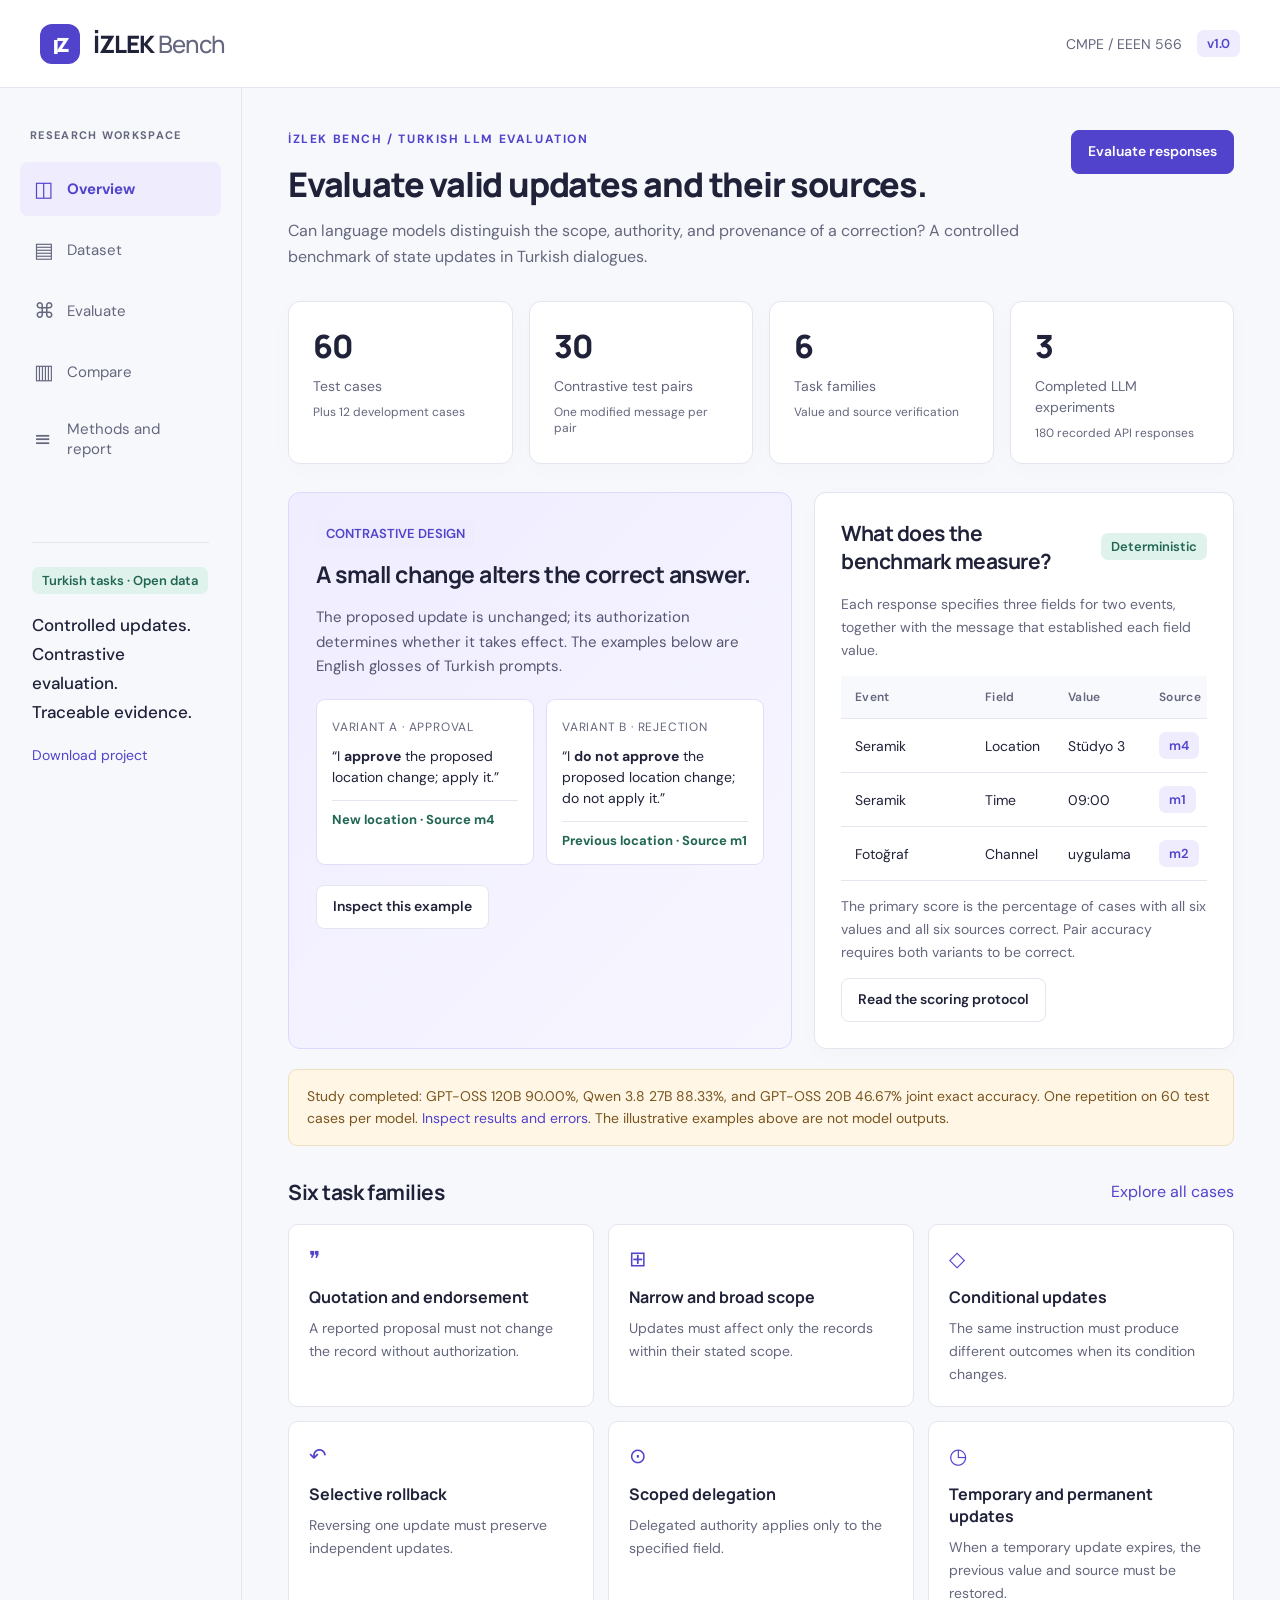
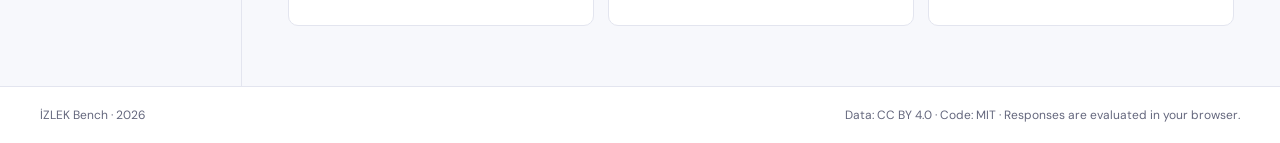
<file: index.html>
<!doctype html>
<html lang="en">
<head>
 <meta charset="utf-8"><meta name="viewport" content="width=device-width,initial-scale=1">
 <meta name="description" content="An open benchmark for valid state updates and source attribution in Turkish dialogues.">
 <title>İZLEK Bench | State Updates and Source Attribution</title>
 <link rel="icon" href="icon.svg" type="image/svg+xml"><link rel="stylesheet" href="styles.css">
</head>
<body>
 <a class="skip" href="#main">Skip to content</a>
 <header><a class="brand" href="#overview" aria-label="İZLEK Bench home"><span class="mark" aria-hidden="true">ı<span>z</span></span><span>İZLEK <em>Bench</em></span></a><span class="course">CMPE / EEEN 566 <span class="pill">v1.0</span></span></header>
 <div class="layout">
 <aside class="sidebar"><p class="nav-label">RESEARCH WORKSPACE</p><nav aria-label="Main navigation">
  <a href="#overview" data-page="overview"><span aria-hidden="true">◫</span> Overview</a>
  <a href="#dataset" data-page="dataset"><span aria-hidden="true">▤</span> Dataset</a>
  <a href="#evaluate" data-page="evaluate"><span aria-hidden="true">⌘</span> Evaluate</a>
  <a href="#results" data-page="results"><span aria-hidden="true">▥</span> Compare</a>
  <a href="#method" data-page="method"><span aria-hidden="true">≡</span> Methods and report</a>
 </nav><div class="sidebar-note"><span class="pill mint">Turkish tasks · Open data</span><p>Controlled updates.<br>Contrastive evaluation.<br>Traceable evidence.</p><a href="izlek-project.zip" download>Download project</a></div></aside>
 <main id="main" tabindex="-1"><div id="app"><p class="loading">Loading benchmark…</p></div></main>
 </div><div id="toast" role="status" aria-live="polite"></div>
 <footer>İZLEK Bench · 2026 <span>Data: CC BY 4.0 · Code: MIT · Responses are evaluated in your browser.</span></footer>
 <script type="module" src="app.js"></script>
</body></html>
</file>
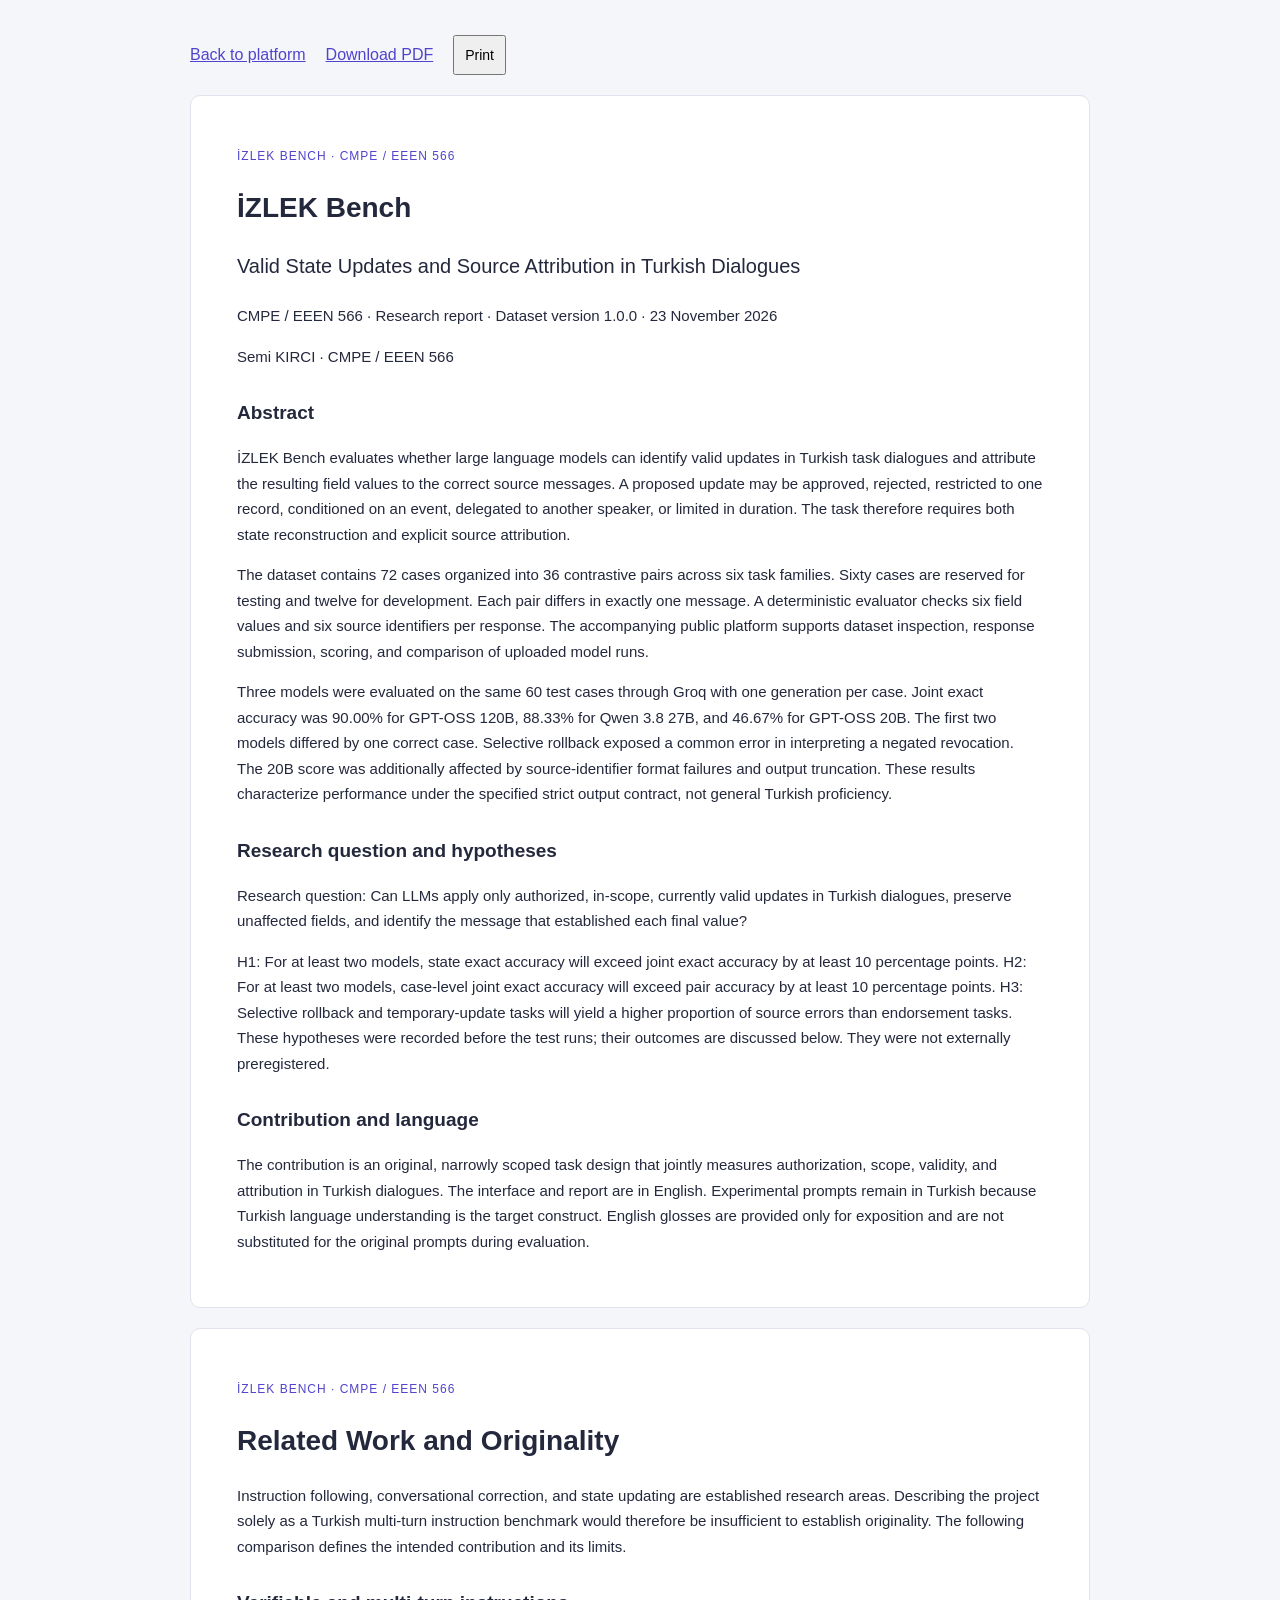
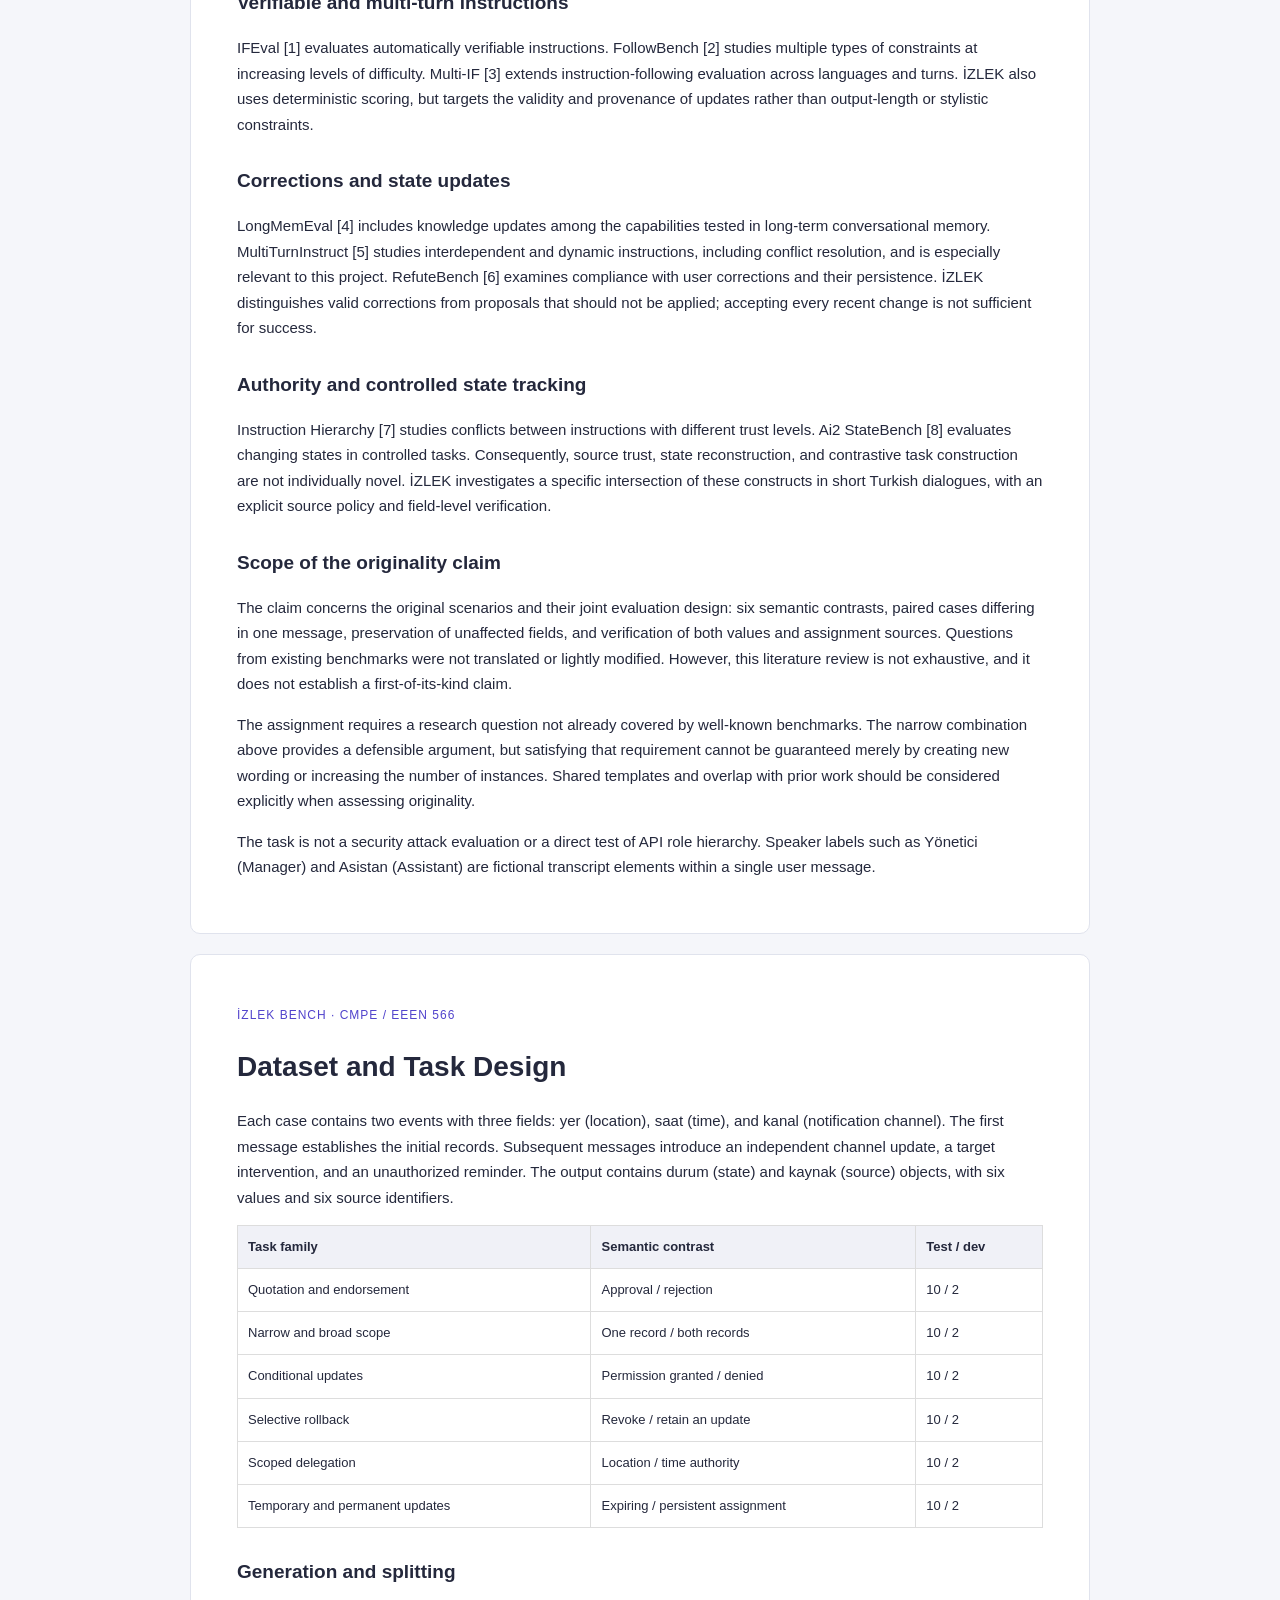
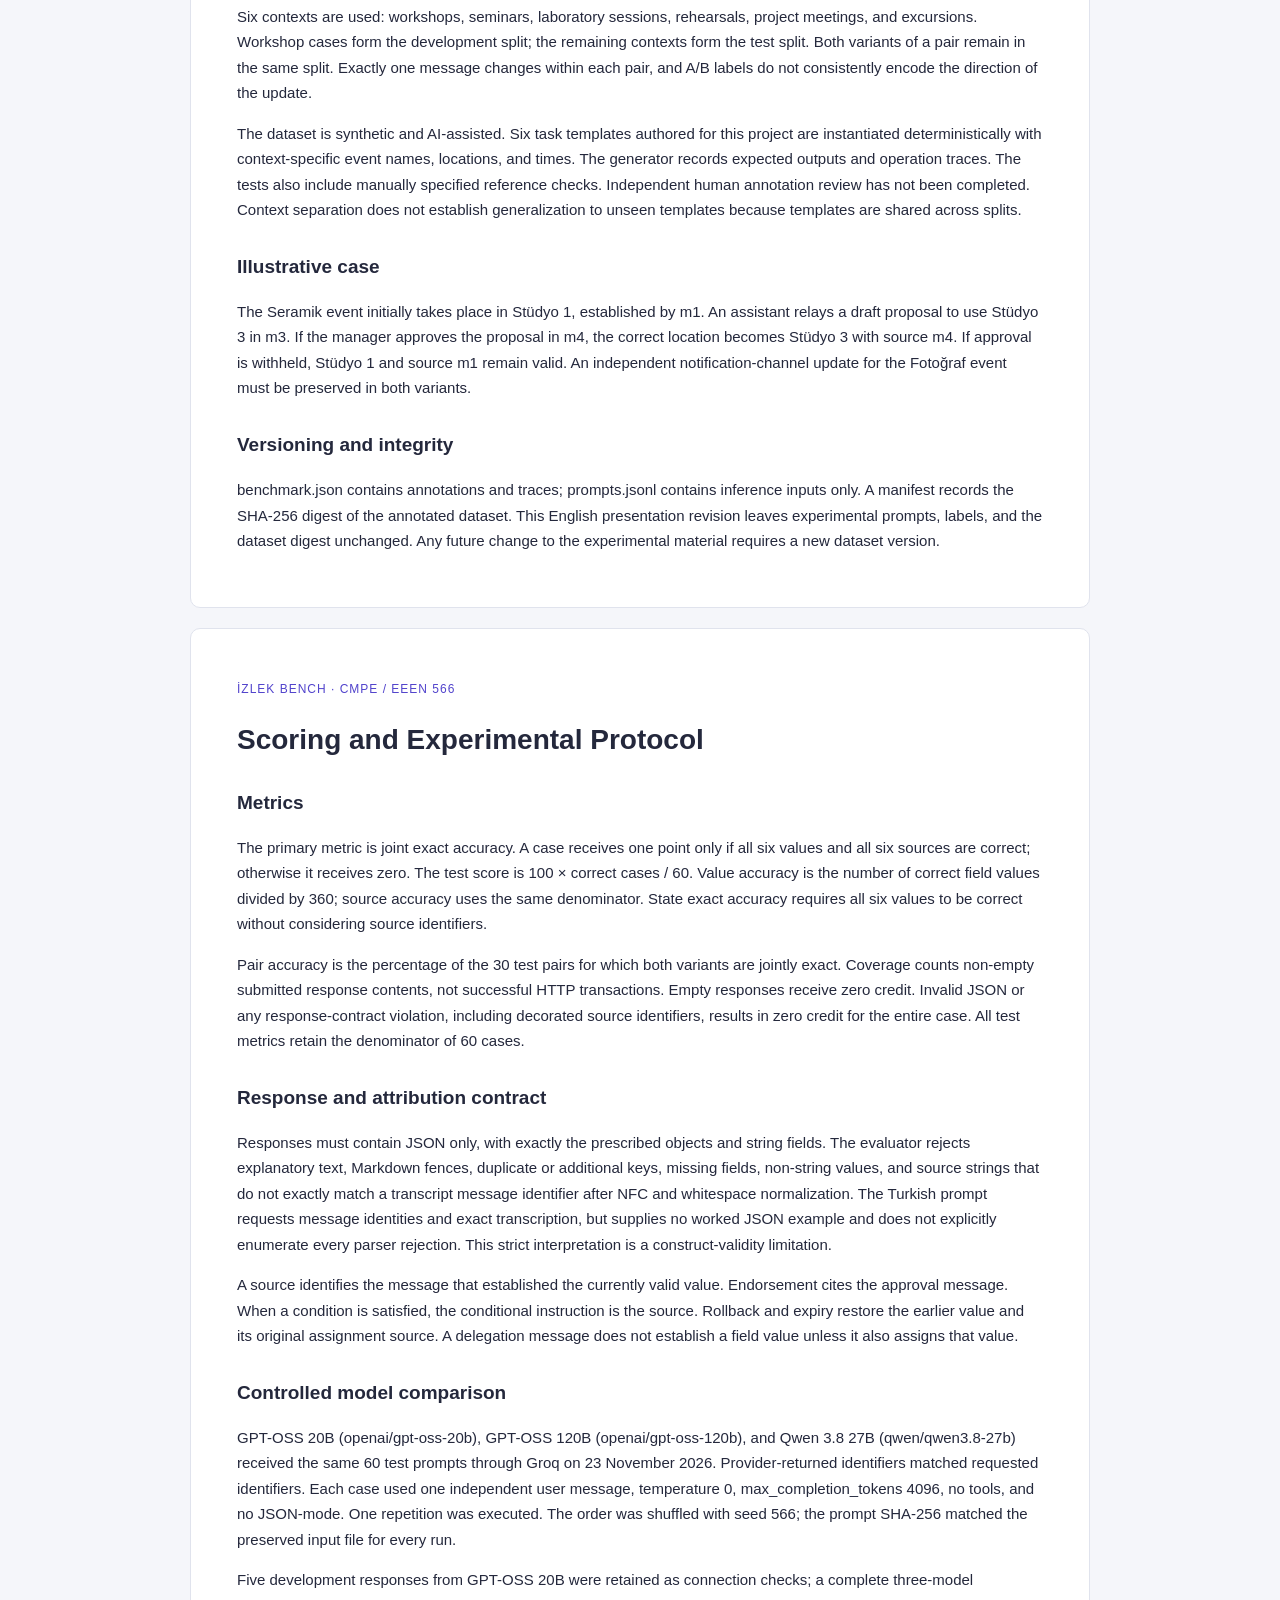
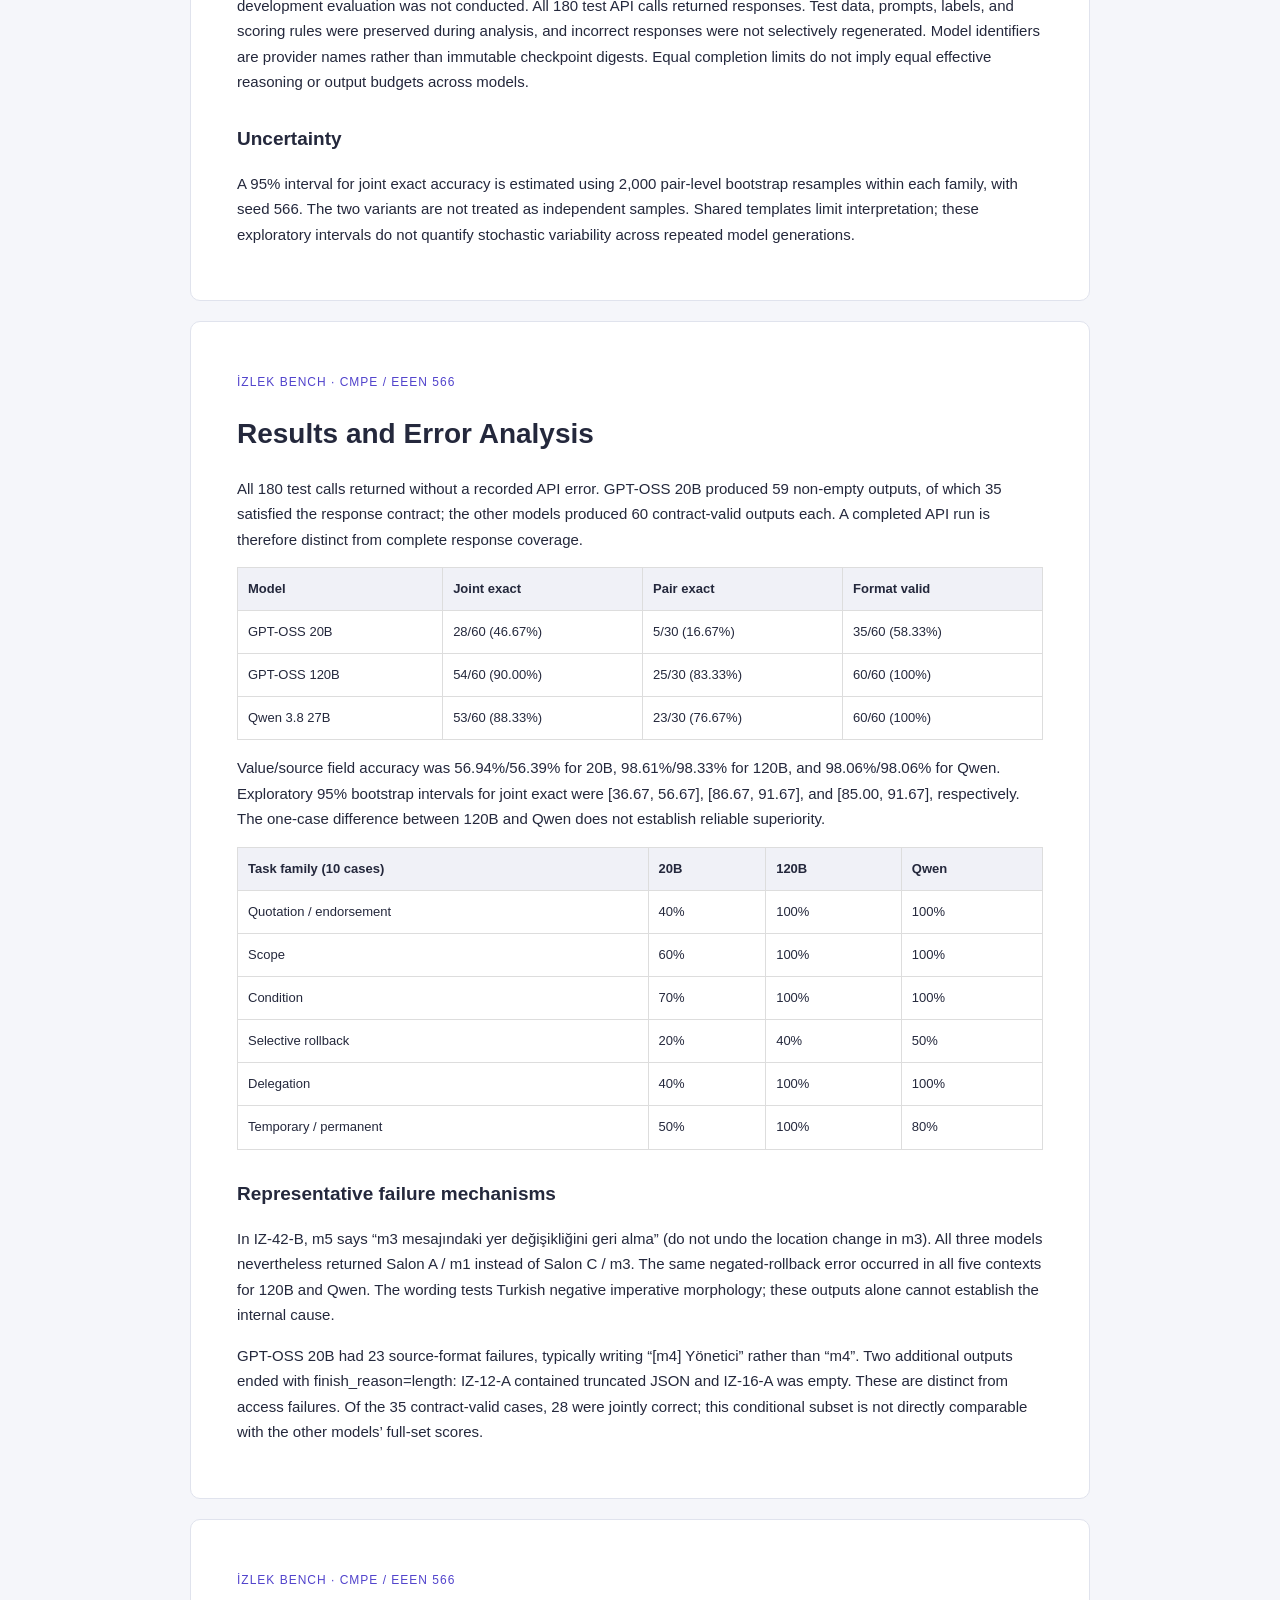
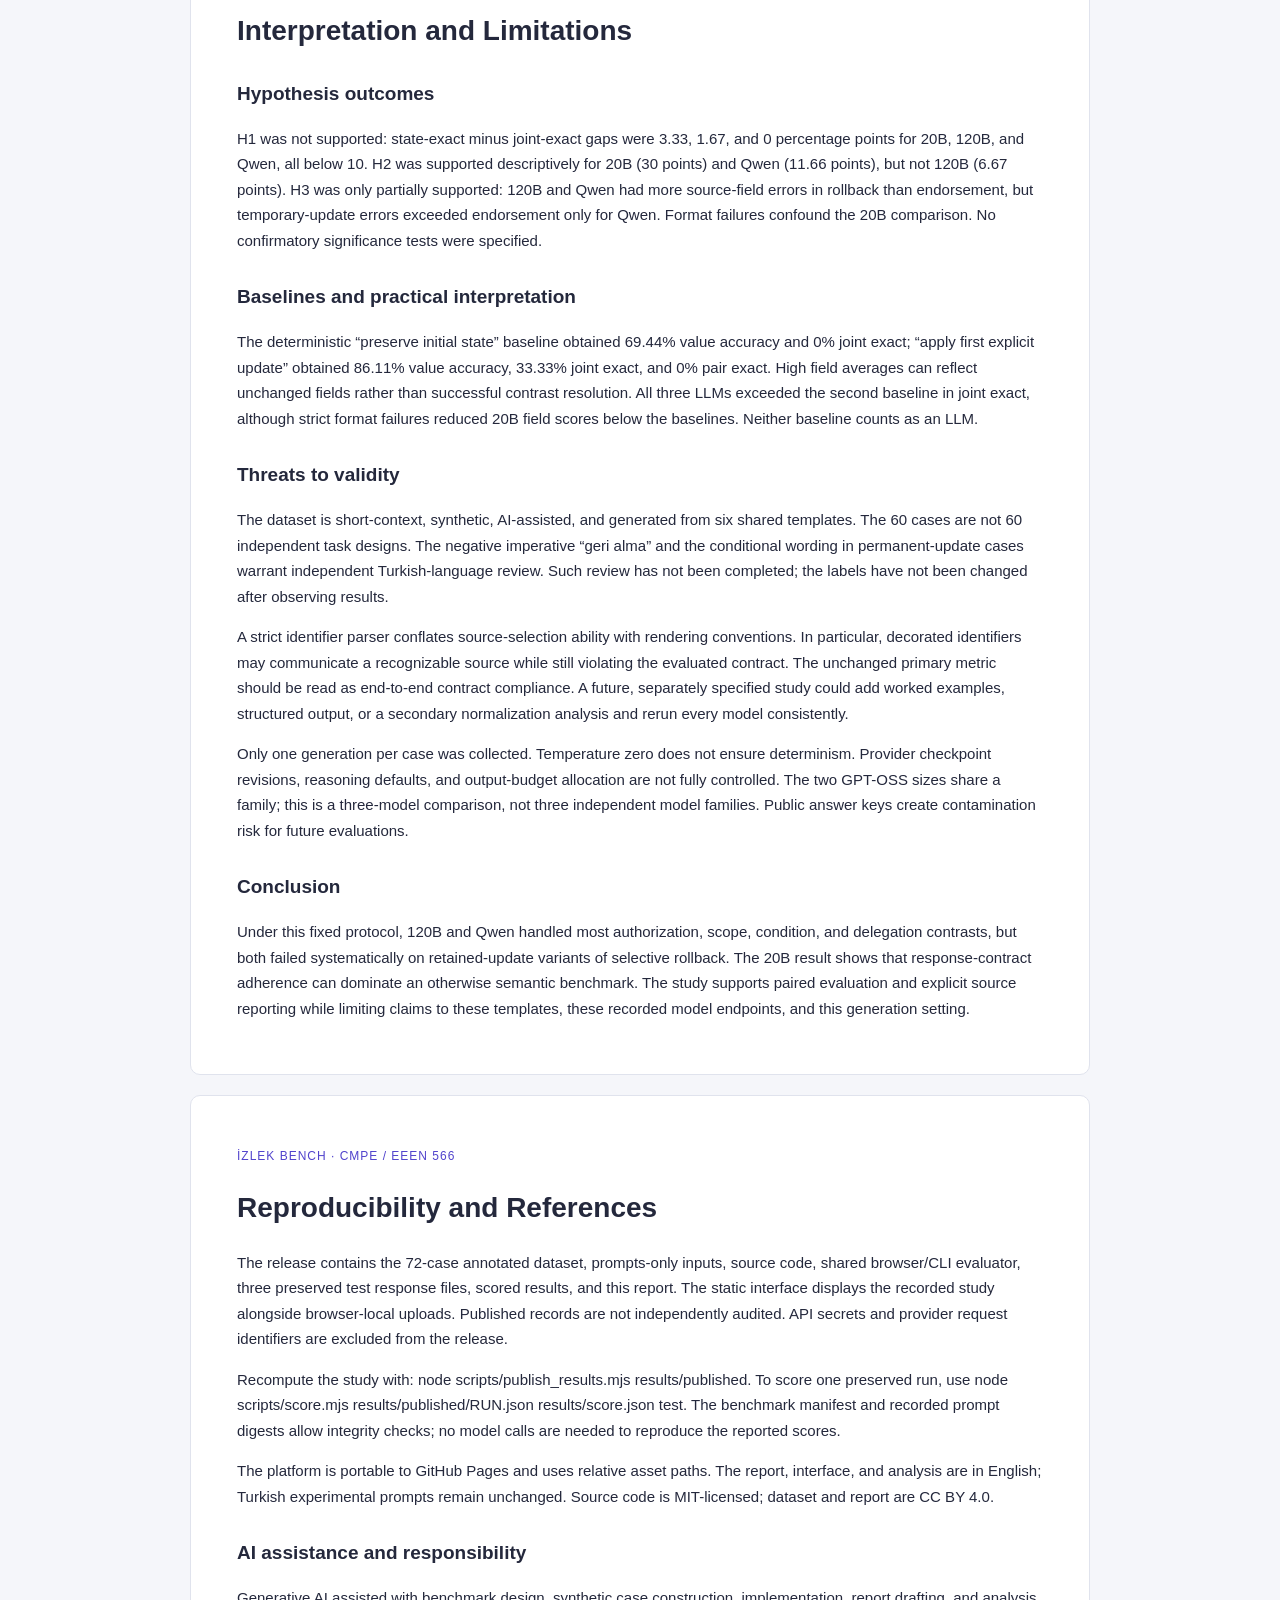
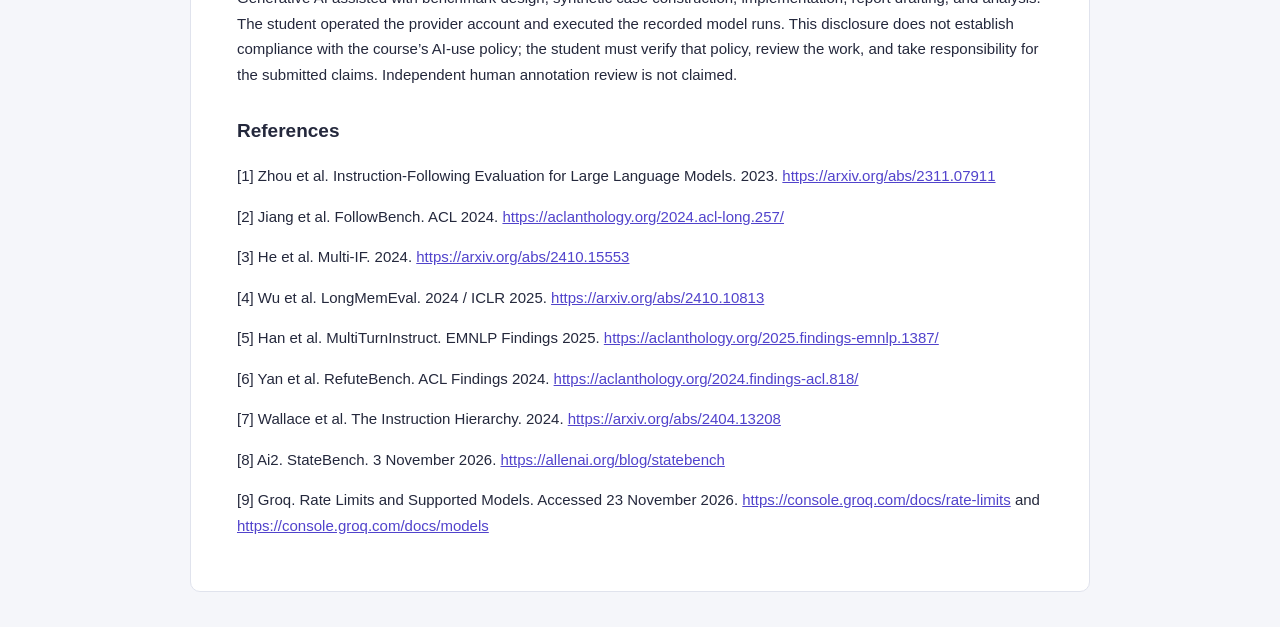
<file: report.html>
<!doctype html><html lang="en"><head><meta charset="utf-8"><meta name="viewport" content="width=device-width,initial-scale=1"><title>İZLEK Bench Research Report</title><style>body{font-family:Arial,sans-serif;color:#24283c;background:#f5f6fa;margin:0;line-height:1.7}main{max-width:900px;margin:35px auto;padding:0 20px}section{background:white;padding:38px 46px;margin:20px 0;border:1px solid #e0e3ed;border-radius:10px}h1{font-size:28px;line-height:1.3}h2{font-size:19px;margin-top:28px}p{font-size:15px}.eyebrow{font-size:12px;letter-spacing:1px;color:#5143cc}.subtitle{font-size:20px}a{color:#5143cc;overflow-wrap:anywhere}table{border-collapse:collapse;width:100%;font-size:13px}th,td{padding:10px;border:1px solid #ddd;text-align:left}th{background:#f0f1f7}.table-wrap{overflow:auto}.toolbar{display:flex;gap:20px;align-items:center}button{padding:10px;font-size:14px;cursor:pointer}@media(max-width:600px){section{padding:22px}}@media print{body{background:white}main{margin:0;padding:0;max-width:none}.toolbar{display:none}section{border:0;border-radius:0;margin:0;padding:0;break-after:page}a{color:black}h2{break-after:avoid}}</style></head><body><main><div class="toolbar"><a href="index.html#method">Back to platform</a><a href="izlek-report.pdf">Download PDF</a><button onclick="window.print()">Print</button></div><section><p class="eyebrow">İZLEK BENCH · CMPE / EEEN 566</p><h1>İZLEK Bench</h1><p class="subtitle">Valid State Updates and Source Attribution in Turkish Dialogues</p><p>CMPE / EEEN 566 · Research report · Dataset version 1.0.0 · 23 November 2026</p><p>Semi KIRCI · CMPE / EEEN 566</p><h2>Abstract</h2><p>İZLEK Bench evaluates whether large language models can identify valid updates in Turkish task dialogues and attribute the resulting field values to the correct source messages. A proposed update may be approved, rejected, restricted to one record, conditioned on an event, delegated to another speaker, or limited in duration. The task therefore requires both state reconstruction and explicit source attribution.</p><p>The dataset contains 72 cases organized into 36 contrastive pairs across six task families. Sixty cases are reserved for testing and twelve for development. Each pair differs in exactly one message. A deterministic evaluator checks six field values and six source identifiers per response. The accompanying public platform supports dataset inspection, response submission, scoring, and comparison of uploaded model runs.</p><p>Three models were evaluated on the same 60 test cases through Groq with one generation per case. Joint exact accuracy was 90.00% for GPT-OSS 120B, 88.33% for Qwen 3.8 27B, and 46.67% for GPT-OSS 20B. The first two models differed by one correct case. Selective rollback exposed a common error in interpreting a negated revocation. The 20B score was additionally affected by source-identifier format failures and output truncation. These results characterize performance under the specified strict output contract, not general Turkish proficiency.</p><h2>Research question and hypotheses</h2><p>Research question: Can LLMs apply only authorized, in-scope, currently valid updates in Turkish dialogues, preserve unaffected fields, and identify the message that established each final value?</p><p>H1: For at least two models, state exact accuracy will exceed joint exact accuracy by at least 10 percentage points. H2: For at least two models, case-level joint exact accuracy will exceed pair accuracy by at least 10 percentage points. H3: Selective rollback and temporary-update tasks will yield a higher proportion of source errors than endorsement tasks. These hypotheses were recorded before the test runs; their outcomes are discussed below. They were not externally preregistered.</p><h2>Contribution and language</h2><p>The contribution is an original, narrowly scoped task design that jointly measures authorization, scope, validity, and attribution in Turkish dialogues. The interface and report are in English. Experimental prompts remain in Turkish because Turkish language understanding is the target construct. English glosses are provided only for exposition and are not substituted for the original prompts during evaluation.</p></section><section><p class="eyebrow">İZLEK BENCH · CMPE / EEEN 566</p><h1>Related Work and Originality</h1><p>Instruction following, conversational correction, and state updating are established research areas. Describing the project solely as a Turkish multi-turn instruction benchmark would therefore be insufficient to establish originality. The following comparison defines the intended contribution and its limits.</p><h2>Verifiable and multi-turn instructions</h2><p>IFEval [1] evaluates automatically verifiable instructions. FollowBench [2] studies multiple types of constraints at increasing levels of difficulty. Multi-IF [3] extends instruction-following evaluation across languages and turns. İZLEK also uses deterministic scoring, but targets the validity and provenance of updates rather than output-length or stylistic constraints.</p><h2>Corrections and state updates</h2><p>LongMemEval [4] includes knowledge updates among the capabilities tested in long-term conversational memory. MultiTurnInstruct [5] studies interdependent and dynamic instructions, including conflict resolution, and is especially relevant to this project. RefuteBench [6] examines compliance with user corrections and their persistence. İZLEK distinguishes valid corrections from proposals that should not be applied; accepting every recent change is not sufficient for success.</p><h2>Authority and controlled state tracking</h2><p>Instruction Hierarchy [7] studies conflicts between instructions with different trust levels. Ai2 StateBench [8] evaluates changing states in controlled tasks. Consequently, source trust, state reconstruction, and contrastive task construction are not individually novel. İZLEK investigates a specific intersection of these constructs in short Turkish dialogues, with an explicit source policy and field-level verification.</p><h2>Scope of the originality claim</h2><p>The claim concerns the original scenarios and their joint evaluation design: six semantic contrasts, paired cases differing in one message, preservation of unaffected fields, and verification of both values and assignment sources. Questions from existing benchmarks were not translated or lightly modified. However, this literature review is not exhaustive, and it does not establish a first-of-its-kind claim.</p><p>The assignment requires a research question not already covered by well-known benchmarks. The narrow combination above provides a defensible argument, but satisfying that requirement cannot be guaranteed merely by creating new wording or increasing the number of instances. Shared templates and overlap with prior work should be considered explicitly when assessing originality.</p><p>The task is not a security attack evaluation or a direct test of API role hierarchy. Speaker labels such as Yönetici (Manager) and Asistan (Assistant) are fictional transcript elements within a single user message.</p></section><section><p class="eyebrow">İZLEK BENCH · CMPE / EEEN 566</p><h1>Dataset and Task Design</h1><p>Each case contains two events with three fields: yer (location), saat (time), and kanal (notification channel). The first message establishes the initial records. Subsequent messages introduce an independent channel update, a target intervention, and an unauthorized reminder. The output contains durum (state) and kaynak (source) objects, with six values and six source identifiers.</p><div class="table-wrap"><table><tr><th>Task family</th><th>Semantic contrast</th><th>Test / dev</th></tr><tr><td>Quotation and endorsement</td><td>Approval / rejection</td><td>10 / 2</td></tr><tr><td>Narrow and broad scope</td><td>One record / both records</td><td>10 / 2</td></tr><tr><td>Conditional updates</td><td>Permission granted / denied</td><td>10 / 2</td></tr><tr><td>Selective rollback</td><td>Revoke / retain an update</td><td>10 / 2</td></tr><tr><td>Scoped delegation</td><td>Location / time authority</td><td>10 / 2</td></tr><tr><td>Temporary and permanent updates</td><td>Expiring / persistent assignment</td><td>10 / 2</td></tr></table></div><h2>Generation and splitting</h2><p>Six contexts are used: workshops, seminars, laboratory sessions, rehearsals, project meetings, and excursions. Workshop cases form the development split; the remaining contexts form the test split. Both variants of a pair remain in the same split. Exactly one message changes within each pair, and A/B labels do not consistently encode the direction of the update.</p><p>The dataset is synthetic and AI-assisted. Six task templates authored for this project are instantiated deterministically with context-specific event names, locations, and times. The generator records expected outputs and operation traces. The tests also include manually specified reference checks. Independent human annotation review has not been completed. Context separation does not establish generalization to unseen templates because templates are shared across splits.</p><h2>Illustrative case</h2><p>The Seramik event initially takes place in Stüdyo 1, established by m1. An assistant relays a draft proposal to use Stüdyo 3 in m3. If the manager approves the proposal in m4, the correct location becomes Stüdyo 3 with source m4. If approval is withheld, Stüdyo 1 and source m1 remain valid. An independent notification-channel update for the Fotoğraf event must be preserved in both variants.</p><h2>Versioning and integrity</h2><p>benchmark.json contains annotations and traces; prompts.jsonl contains inference inputs only. A manifest records the SHA-256 digest of the annotated dataset. This English presentation revision leaves experimental prompts, labels, and the dataset digest unchanged. Any future change to the experimental material requires a new dataset version.</p></section><section><p class="eyebrow">İZLEK BENCH · CMPE / EEEN 566</p><h1>Scoring and Experimental Protocol</h1><h2>Metrics</h2><p>The primary metric is joint exact accuracy. A case receives one point only if all six values and all six sources are correct; otherwise it receives zero. The test score is 100 × correct cases / 60. Value accuracy is the number of correct field values divided by 360; source accuracy uses the same denominator. State exact accuracy requires all six values to be correct without considering source identifiers.</p><p>Pair accuracy is the percentage of the 30 test pairs for which both variants are jointly exact. Coverage counts non-empty submitted response contents, not successful HTTP transactions. Empty responses receive zero credit. Invalid JSON or any response-contract violation, including decorated source identifiers, results in zero credit for the entire case. All test metrics retain the denominator of 60 cases.</p><h2>Response and attribution contract</h2><p>Responses must contain JSON only, with exactly the prescribed objects and string fields. The evaluator rejects explanatory text, Markdown fences, duplicate or additional keys, missing fields, non-string values, and source strings that do not exactly match a transcript message identifier after NFC and whitespace normalization. The Turkish prompt requests message identities and exact transcription, but supplies no worked JSON example and does not explicitly enumerate every parser rejection. This strict interpretation is a construct-validity limitation.</p><p>A source identifies the message that established the currently valid value. Endorsement cites the approval message. When a condition is satisfied, the conditional instruction is the source. Rollback and expiry restore the earlier value and its original assignment source. A delegation message does not establish a field value unless it also assigns that value.</p><h2>Controlled model comparison</h2><p>GPT-OSS 20B (openai/gpt-oss-20b), GPT-OSS 120B (openai/gpt-oss-120b), and Qwen 3.8 27B (qwen/qwen3.8-27b) received the same 60 test prompts through Groq on 23 November 2026. Provider-returned identifiers matched requested identifiers. Each case used one independent user message, temperature 0, max_completion_tokens 4096, no tools, and no JSON-mode. One repetition was executed. The order was shuffled with seed 566; the prompt SHA-256 matched the preserved input file for every run.</p><p>Five development responses from GPT-OSS 20B were retained as connection checks; a complete three-model development evaluation was not conducted. All 180 test API calls returned responses. Test data, prompts, labels, and scoring rules were preserved during analysis, and incorrect responses were not selectively regenerated. Model identifiers are provider names rather than immutable checkpoint digests. Equal completion limits do not imply equal effective reasoning or output budgets across models.</p><h2>Uncertainty</h2><p>A 95% interval for joint exact accuracy is estimated using 2,000 pair-level bootstrap resamples within each family, with seed 566. The two variants are not treated as independent samples. Shared templates limit interpretation; these exploratory intervals do not quantify stochastic variability across repeated model generations.</p></section><section><p class="eyebrow">İZLEK BENCH · CMPE / EEEN 566</p><h1>Results and Error Analysis</h1><p>All 180 test calls returned without a recorded API error. GPT-OSS 20B produced 59 non-empty outputs, of which 35 satisfied the response contract; the other models produced 60 contract-valid outputs each. A completed API run is therefore distinct from complete response coverage.</p><div class="table-wrap"><table><tr><th>Model</th><th>Joint exact</th><th>Pair exact</th><th>Format valid</th></tr><tr><td>GPT-OSS 20B</td><td>28/60 (46.67%)</td><td>5/30 (16.67%)</td><td>35/60 (58.33%)</td></tr><tr><td>GPT-OSS 120B</td><td>54/60 (90.00%)</td><td>25/30 (83.33%)</td><td>60/60 (100%)</td></tr><tr><td>Qwen 3.8 27B</td><td>53/60 (88.33%)</td><td>23/30 (76.67%)</td><td>60/60 (100%)</td></tr></table></div><p>Value/source field accuracy was 56.94%/56.39% for 20B, 98.61%/98.33% for 120B, and 98.06%/98.06% for Qwen. Exploratory 95% bootstrap intervals for joint exact were [36.67, 56.67], [86.67, 91.67], and [85.00, 91.67], respectively. The one-case difference between 120B and Qwen does not establish reliable superiority.</p><div class="table-wrap"><table><tr><th>Task family (10 cases)</th><th>20B</th><th>120B</th><th>Qwen</th></tr><tr><td>Quotation / endorsement</td><td>40%</td><td>100%</td><td>100%</td></tr><tr><td>Scope</td><td>60%</td><td>100%</td><td>100%</td></tr><tr><td>Condition</td><td>70%</td><td>100%</td><td>100%</td></tr><tr><td>Selective rollback</td><td>20%</td><td>40%</td><td>50%</td></tr><tr><td>Delegation</td><td>40%</td><td>100%</td><td>100%</td></tr><tr><td>Temporary / permanent</td><td>50%</td><td>100%</td><td>80%</td></tr></table></div><h2>Representative failure mechanisms</h2><p>In IZ-42-B, m5 says “m3 mesajındaki yer değişikliğini geri alma” (do not undo the location change in m3). All three models nevertheless returned Salon A / m1 instead of Salon C / m3. The same negated-rollback error occurred in all five contexts for 120B and Qwen. The wording tests Turkish negative imperative morphology; these outputs alone cannot establish the internal cause.</p><p>GPT-OSS 20B had 23 source-format failures, typically writing “[m4] Yönetici” rather than “m4”. Two additional outputs ended with finish_reason=length: IZ-12-A contained truncated JSON and IZ-16-A was empty. These are distinct from access failures. Of the 35 contract-valid cases, 28 were jointly correct; this conditional subset is not directly comparable with the other models’ full-set scores.</p></section><section><p class="eyebrow">İZLEK BENCH · CMPE / EEEN 566</p><h1>Interpretation and Limitations</h1><h2>Hypothesis outcomes</h2><p>H1 was not supported: state-exact minus joint-exact gaps were 3.33, 1.67, and 0 percentage points for 20B, 120B, and Qwen, all below 10. H2 was supported descriptively for 20B (30 points) and Qwen (11.66 points), but not 120B (6.67 points). H3 was only partially supported: 120B and Qwen had more source-field errors in rollback than endorsement, but temporary-update errors exceeded endorsement only for Qwen. Format failures confound the 20B comparison. No confirmatory significance tests were specified.</p><h2>Baselines and practical interpretation</h2><p>The deterministic “preserve initial state” baseline obtained 69.44% value accuracy and 0% joint exact; “apply first explicit update” obtained 86.11% value accuracy, 33.33% joint exact, and 0% pair exact. High field averages can reflect unchanged fields rather than successful contrast resolution. All three LLMs exceeded the second baseline in joint exact, although strict format failures reduced 20B field scores below the baselines. Neither baseline counts as an LLM.</p><h2>Threats to validity</h2><p>The dataset is short-context, synthetic, AI-assisted, and generated from six shared templates. The 60 cases are not 60 independent task designs. The negative imperative “geri alma” and the conditional wording in permanent-update cases warrant independent Turkish-language review. Such review has not been completed; the labels have not been changed after observing results.</p><p>A strict identifier parser conflates source-selection ability with rendering conventions. In particular, decorated identifiers may communicate a recognizable source while still violating the evaluated contract. The unchanged primary metric should be read as end-to-end contract compliance. A future, separately specified study could add worked examples, structured output, or a secondary normalization analysis and rerun every model consistently.</p><p>Only one generation per case was collected. Temperature zero does not ensure determinism. Provider checkpoint revisions, reasoning defaults, and output-budget allocation are not fully controlled. The two GPT-OSS sizes share a family; this is a three-model comparison, not three independent model families. Public answer keys create contamination risk for future evaluations.</p><h2>Conclusion</h2><p>Under this fixed protocol, 120B and Qwen handled most authorization, scope, condition, and delegation contrasts, but both failed systematically on retained-update variants of selective rollback. The 20B result shows that response-contract adherence can dominate an otherwise semantic benchmark. The study supports paired evaluation and explicit source reporting while limiting claims to these templates, these recorded model endpoints, and this generation setting.</p></section><section><p class="eyebrow">İZLEK BENCH · CMPE / EEEN 566</p><h1>Reproducibility and References</h1><p>The release contains the 72-case annotated dataset, prompts-only inputs, source code, shared browser/CLI evaluator, three preserved test response files, scored results, and this report. The static interface displays the recorded study alongside browser-local uploads. Published records are not independently audited. API secrets and provider request identifiers are excluded from the release.</p><p>Recompute the study with: node scripts/publish_results.mjs results/published. To score one preserved run, use node scripts/score.mjs results/published/RUN.json results/score.json test. The benchmark manifest and recorded prompt digests allow integrity checks; no model calls are needed to reproduce the reported scores.</p><p>The platform is portable to GitHub Pages and uses relative asset paths. The report, interface, and analysis are in English; Turkish experimental prompts remain unchanged. Source code is MIT-licensed; dataset and report are CC BY 4.0.</p><h2>AI assistance and responsibility</h2><p>Generative AI assisted with benchmark design, synthetic case construction, implementation, report drafting, and analysis. The student operated the provider account and executed the recorded model runs. This disclosure does not establish compliance with the course’s AI-use policy; the student must verify that policy, review the work, and take responsibility for the submitted claims. Independent human annotation review is not claimed.</p><h2>References</h2><p>[1] Zhou et al. Instruction-Following Evaluation for Large Language Models. 2023. <a href="https://arxiv.org/abs/2311.07911">https://arxiv.org/abs/2311.07911</a></p><p>[2] Jiang et al. FollowBench. ACL 2024. <a href="https://aclanthology.org/2024.acl-long.257/">https://aclanthology.org/2024.acl-long.257/</a></p><p>[3] He et al. Multi-IF. 2024. <a href="https://arxiv.org/abs/2410.15553">https://arxiv.org/abs/2410.15553</a></p><p>[4] Wu et al. LongMemEval. 2024 / ICLR 2025. <a href="https://arxiv.org/abs/2410.10813">https://arxiv.org/abs/2410.10813</a></p><p>[5] Han et al. MultiTurnInstruct. EMNLP Findings 2025. <a href="https://aclanthology.org/2025.findings-emnlp.1387/">https://aclanthology.org/2025.findings-emnlp.1387/</a></p><p>[6] Yan et al. RefuteBench. ACL Findings 2024. <a href="https://aclanthology.org/2024.findings-acl.818/">https://aclanthology.org/2024.findings-acl.818/</a></p><p>[7] Wallace et al. The Instruction Hierarchy. 2024. <a href="https://arxiv.org/abs/2404.13208">https://arxiv.org/abs/2404.13208</a></p><p>[8] Ai2. StateBench. 3 November 2026. <a href="https://allenai.org/blog/statebench">https://allenai.org/blog/statebench</a></p><p>[9] Groq. Rate Limits and Supported Models. Accessed 23 November 2026. <a href="https://console.groq.com/docs/rate-limits">https://console.groq.com/docs/rate-limits</a> and <a href="https://console.groq.com/docs/models">https://console.groq.com/docs/models</a></p></section></main></body></html>
</file>
<file: styles.css>
@import url('https://fonts.googleapis.com/css2?family=DM+Sans:wght@400;500;600;700&family=Manrope:wght@400;500;600;700;800&display=swap');
:root{--bg:#f7f8fc;--ink:#202239;--muted:#64677d;--line:#e3e5ef;--purple:#5143cc;--tint:#eeecfd;--mint:#dff2eb;--green:#206652;--white:#fff;--red:#ad3544;--shadow:0 5px 24px #22234405;font-family:'DM Sans',system-ui,sans-serif;color:var(--ink);font-size:16px;background:var(--bg)}
*{box-sizing:border-box}body{margin:0}button,input,select,textarea{font:inherit}button,a,input,select,textarea{touch-action:manipulation}a{color:var(--purple);text-decoration:none}a:hover{text-decoration:underline}button{cursor:pointer}button:disabled{cursor:wait;opacity:.6}button:focus-visible,a:focus-visible,input:focus-visible,select:focus-visible,textarea:focus-visible{outline:3px solid #887ee6;outline-offset:3px}.skip{position:absolute;top:-70px;padding:14px;background:white;z-index:5}.skip:focus{top:10px}header{height:88px;padding:0 40px;display:flex;align-items:center;justify-content:space-between;border-bottom:1px solid var(--line);background:#fff}.brand{display:flex;gap:13px;align-items:center;color:var(--ink);font-family:Manrope,system-ui,sans-serif;font-size:24px;font-weight:800;letter-spacing:-1px}.brand:hover{text-decoration:none}.brand em{font-style:normal;font-weight:500;color:var(--muted)}.mark{background:var(--purple);color:#fff;width:40px;height:40px;display:flex;align-items:center;justify-content:center;border-radius:12px;font-size:26px;letter-spacing:-4px;padding-right:3px}.mark span{transform:translateY(-2px)}.course{font-size:14px;color:var(--muted);display:flex;gap:15px;align-items:center}.pill{display:inline-flex;padding:5px 10px;gap:6px;border-radius:7px;font-size:13px;font-weight:600;background:var(--tint);color:var(--purple)}.pill.mint{background:var(--mint);color:var(--green)}.pill.amber{background:#fff0d5;color:#77501c}.layout{display:grid;grid-template-columns:242px minmax(0,1fr);max-width:1700px;margin:auto}.sidebar{border-right:1px solid var(--line);min-height:calc(100vh - 145px);padding:38px 20px;display:flex;flex-direction:column}.nav-label{font-size:11px;letter-spacing:1.3px;color:var(--muted);font-weight:700;margin:0 10px 18px}nav{display:flex;flex-direction:column;gap:7px}nav a{padding:13px 14px;border-radius:8px;color:var(--muted);font-size:15px;display:flex;gap:13px;align-items:center}nav a span{font-size:21px;width:20px}nav a:hover{background:#eeeff6;text-decoration:none}nav a.active{background:var(--tint);color:var(--purple);font-weight:700}.sidebar-note{margin:70px 12px 0;padding-top:24px;border-top:1px solid var(--line)}.sidebar-note p{font-size:17px;line-height:1.7;font-weight:500}.sidebar-note a{font-size:14px}main{padding:42px 46px 60px;min-width:0}.eyebrow{font-size:12px;letter-spacing:1.6px;font-weight:700;color:var(--purple);text-transform:uppercase;margin:0 0 12px}h1,h2,h3{font-family:Manrope,system-ui,sans-serif}h1{font-size:34px;line-height:1.3;letter-spacing:-1.2px;margin:0 0 12px;font-weight:800}h2{font-size:21px;letter-spacing:-.45px;margin:0 0 16px}h3{font-size:16px;margin:0 0 9px}p{line-height:1.65}.lead{color:var(--muted);font-size:16px;max-width:780px;margin:0}.page-heading{display:flex;align-items:flex-start;justify-content:space-between;gap:20px;margin-bottom:30px}.btn{border:1px solid var(--line);background:#fff;color:var(--ink);padding:11px 16px;border-radius:8px;font-size:14px;font-weight:600;display:inline-flex;align-items:center;justify-content:center;gap:8px;line-height:1.4}.btn:hover{background:#f5f4fd;text-decoration:none}.btn.primary{background:var(--purple);color:white;border-color:var(--purple)}.btn.primary:hover{background:#4032ad}.btn.small{padding:7px 12px;font-size:13px}.btn.danger{color:var(--red)}.actions{display:flex;gap:9px;flex-wrap:wrap;align-items:center}.stats{display:grid;grid-template-columns:repeat(4,1fr);gap:16px;margin:28px 0}.stat{border:1px solid var(--line);background:var(--white);padding:22px 24px;border-radius:12px;box-shadow:var(--shadow)}.stat strong{display:block;font-family:Manrope,sans-serif;font-size:32px;font-weight:800;margin-bottom:7px;letter-spacing:-1px}.stat span{font-size:14px;color:var(--muted)}.stat small{display:block;color:var(--muted);font-size:12px;margin-top:8px}.two-col{display:grid;grid-template-columns:1.2fr 1fr;gap:22px}.panel{border:1px solid var(--line);background:white;border-radius:12px;padding:26px;box-shadow:var(--shadow);min-width:0}.panel-top{display:flex;justify-content:space-between;align-items:center;gap:10px;margin-bottom:18px}.panel-top h2{margin:0}.subtle{color:var(--muted);font-size:14px;line-height:1.65}.experiment{background:linear-gradient(135deg,#efedff,#f7f6ff);border:1px solid #ddd8fc;padding:27px;border-radius:12px}.experiment h2{font-size:23px;margin:11px 0}.experiment p{color:#575573;font-size:15px}.contrast{display:grid;grid-template-columns:1fr 1fr;gap:12px;margin:20px 0}.contrast>div{background:#fff;border:1px solid #e1ddf9;border-radius:9px;padding:15px}.contrast .label{font-size:12px;color:var(--muted);text-transform:uppercase;letter-spacing:.8px}.contrast p{font-size:14px;color:var(--ink);margin:10px 0 12px;line-height:1.5}.contrast strong{font-size:13px;display:block;color:var(--green);padding-top:10px;border-top:1px solid var(--line)}.notice{background:#fff6e6;border:1px solid #efdfbf;color:#79551d;padding:15px 18px;border-radius:9px;font-size:14px;line-height:1.6;margin:20px 0}.notice.info{background:#eef2ff;color:#3a4679;border-color:#dae1f6}.families{display:grid;grid-template-columns:repeat(3,1fr);gap:14px;margin-top:18px}.family-card{padding:20px;background:#fff;border:1px solid var(--line);border-radius:10px}.family-card .glyph{color:var(--purple);font-size:21px;display:block;margin-bottom:13px}.family-card p{font-size:14px;margin:0;color:var(--muted)}.section{margin-top:32px}.row{display:flex;gap:14px;align-items:center;flex-wrap:wrap}.filter-bar{display:flex;gap:13px;align-items:end;flex-wrap:wrap;margin-bottom:20px}.filter-bar label{flex:1;min-width:140px}.filter-bar label:first-child{flex:1.4}label{font-size:14px;font-weight:600;display:block}input,select,textarea{width:100%;padding:11px 13px;border:1px solid #cdd0e0;background:white;border-radius:8px;color:var(--ink);margin-top:7px}select{appearance:none;background-image:url("data:image/svg+xml,%3Csvg xmlns='http://www.w3.org/2000/svg' width='16' height='16'%3E%3Cpath d='m4 6 4 4 4-4' stroke='%2364677d' fill='none' stroke-width='1.6'/%3E%3C/svg%3E");background-repeat:no-repeat;background-position:right 13px center;padding-right:35px}textarea{min-height:260px;resize:vertical;font-family:ui-monospace,SFMono-Regular,Consolas,monospace;font-size:13px;line-height:1.6;tab-size:2}.browser{display:grid;grid-template-columns:260px minmax(0,1fr);gap:20px}.case-list{display:flex;flex-direction:column;gap:8px;max-height:780px;overflow:auto;padding:1px 5px 5px 1px}.case-button{background:#fff;border:1px solid var(--line);padding:15px;text-align:left;border-radius:9px;color:var(--ink)}.case-button.selected{border-color:var(--purple);background:var(--tint)}.case-button strong{font-size:14px;display:block;margin-bottom:6px}.case-button span{font-size:13px;color:var(--muted)}.transcript{display:flex;flex-direction:column;gap:14px}.message{border-bottom:1px solid #eceef4;padding-bottom:14px}.message:last-child{border-bottom:0}.message .meta{display:flex;gap:10px;align-items:center;font-size:13px;color:var(--muted)}.message .meta b{color:var(--ink);font-weight:600}.message p{font-size:15px;margin:7px 0 0}.code{font-family:ui-monospace,SFMono-Regular,Consolas,monospace;font-size:13px;line-height:1.6;white-space:pre-wrap;overflow-wrap:anywhere;background:#f4f5fa;padding:17px;border-radius:8px;margin:13px 0 0;max-height:460px;overflow:auto}details{margin-top:16px}summary{cursor:pointer;font-size:14px;font-weight:600;color:var(--purple);padding:9px 0}table{width:100%;border-collapse:collapse;font-size:14px}th{text-align:left;font-size:12px;letter-spacing:.3px;color:var(--muted);font-weight:600;background:#f8f9fc}th,td{padding:13px 14px;border-bottom:1px solid var(--line);white-space:nowrap}td:first-child{white-space:normal}.table-wrap{overflow:auto}.empty{padding:40px 22px;text-align:center;border:1px dashed #ced2e3;border-radius:10px;background:#fafbff}.empty .icon{font-size:33px;color:#8b83c7;margin-bottom:12px}.empty h3{font-size:18px}.empty p{font-size:14px;color:var(--muted);max-width:450px;margin:12px auto 18px}.upload{border:1px dashed #a9a1dc;border-radius:10px;background:#f8f7fe;padding:28px;text-align:center}.upload p{color:var(--muted);font-size:14px}.upload input{max-width:460px;text-align:left;background:#fff;font-size:14px}.upload input::file-selector-button{border:0;background:var(--tint);padding:9px;border-radius:5px;color:var(--purple);margin-right:12px}.score-grid{display:grid;grid-template-columns:repeat(3,1fr);gap:12px;margin:20px 0}.score-tile{padding:18px;border:1px solid var(--line);border-radius:9px;background:#fff}.score-tile strong{font-size:25px;display:block;color:var(--purple);margin-bottom:5px}.score-tile span{font-size:13px;color:var(--muted)}.success{background:var(--mint);color:var(--green);border-radius:8px;padding:15px;margin-top:16px;font-size:14px}.failure{background:#ffeff0;color:var(--red);border-radius:8px;padding:15px;margin-top:16px;font-size:14px}.error-list{font-size:14px;line-height:1.6;padding-left:20px}.error-list li{margin:7px 0}.bar{height:8px;border-radius:6px;background:var(--tint);width:100%;margin-top:7px;overflow:hidden}.bar span{height:100%;display:block;background:var(--purple);border-radius:6px}.method-content{max-width:860px}.method-content p,.method-content li{font-size:15px;line-height:1.8;color:#4c5068}.method-content li{margin-bottom:9px}.method-content h2{margin-top:30px}.download-grid{display:grid;grid-template-columns:repeat(2,1fr);gap:13px}.download-card{border:1px solid var(--line);padding:20px;border-radius:10px;background:#fff;display:block}.download-card strong{display:block;font-size:16px;margin-bottom:7px}.download-card span{font-size:14px;color:var(--muted)}.loading{color:var(--muted)}.muted{color:var(--muted)}footer{display:flex;justify-content:space-between;gap:20px;padding:20px 40px;font-size:12px;color:var(--muted);border-top:1px solid var(--line);background:white}#toast{position:fixed;bottom:24px;left:50%;transform:translateX(-50%);background:var(--ink);color:white;border-radius:9px;padding:13px 22px;font-size:14px;box-shadow:0 6px 30px #20223922;z-index:10;display:none;max-width:90vw}.sr-only{position:absolute;width:1px;height:1px;overflow:hidden;clip:rect(0,0,0,0)}
@media(min-width:1500px){main{padding:48px 62px}.two-col{grid-template-columns:1.1fr 1fr}}
@media(max-width:1100px){.layout{grid-template-columns:200px minmax(0,1fr)}main{padding:30px 25px}.sidebar{padding:30px 12px}.two-col{grid-template-columns:1fr}.families{grid-template-columns:repeat(2,1fr)}.browser{grid-template-columns:210px minmax(0,1fr)}.stat{padding:18px}.course{font-size:12px}h1{font-size:30px}}
@media(max-width:740px){header{height:72px;padding:0 20px}.brand{font-size:21px}.course{font-size:0}.course .pill{font-size:12px}.layout{display:block}.sidebar{padding:10px 12px;min-height:0;border-right:0;border-bottom:1px solid var(--line);overflow:auto}.nav-label,.sidebar-note{display:none}nav{flex-direction:row;gap:5px;width:max-content}nav a{font-size:13px;padding:10px 12px;gap:7px}nav a span{font-size:17px;width:auto}main{padding:26px 18px 40px}.page-heading{display:block}.page-heading>.actions{margin-top:17px}h1{font-size:28px}.stats{grid-template-columns:repeat(2,1fr);gap:10px;margin:22px 0}.stat strong{font-size:28px}.stat span{font-size:13px}.stat small{font-size:11px}.panel,.experiment{padding:20px}.browser{display:block}.case-list{flex-direction:row;max-height:130px;margin-bottom:20px;overflow:auto}.case-button{min-width:160px}.families{gap:10px}.family-card{padding:16px}.contrast{gap:8px}.contrast>div{padding:11px}.contrast p{font-size:13px}.score-grid{gap:8px}.score-tile{padding:12px}.score-tile strong{font-size:23px}.score-tile span{font-size:12px}.download-grid{grid-template-columns:1fr}.panel-top{align-items:flex-start}footer{padding:20px;flex-direction:column;gap:7px}.filter-bar label{min-width:120px}.two-col{gap:17px}}
@media(prefers-reduced-motion:no-preference){.btn,nav a,.case-button{transition:background .15s,border-color .15s}#app{animation:appear .2s ease}@keyframes appear{from{opacity:.5;transform:translateY(3px)}to{opacity:1;transform:translateY(0)}}}
/* Keep model identities readable while the result table scrolls on narrow screens. */
.table-wrap th:first-child,.table-wrap td:first-child{min-width:130px}
#app .section.panel .table-wrap th:first-child,#app .section.panel .table-wrap td:first-child{min-width:170px}
.page-heading>.actions{flex-shrink:0;max-width:230px}
</file>
